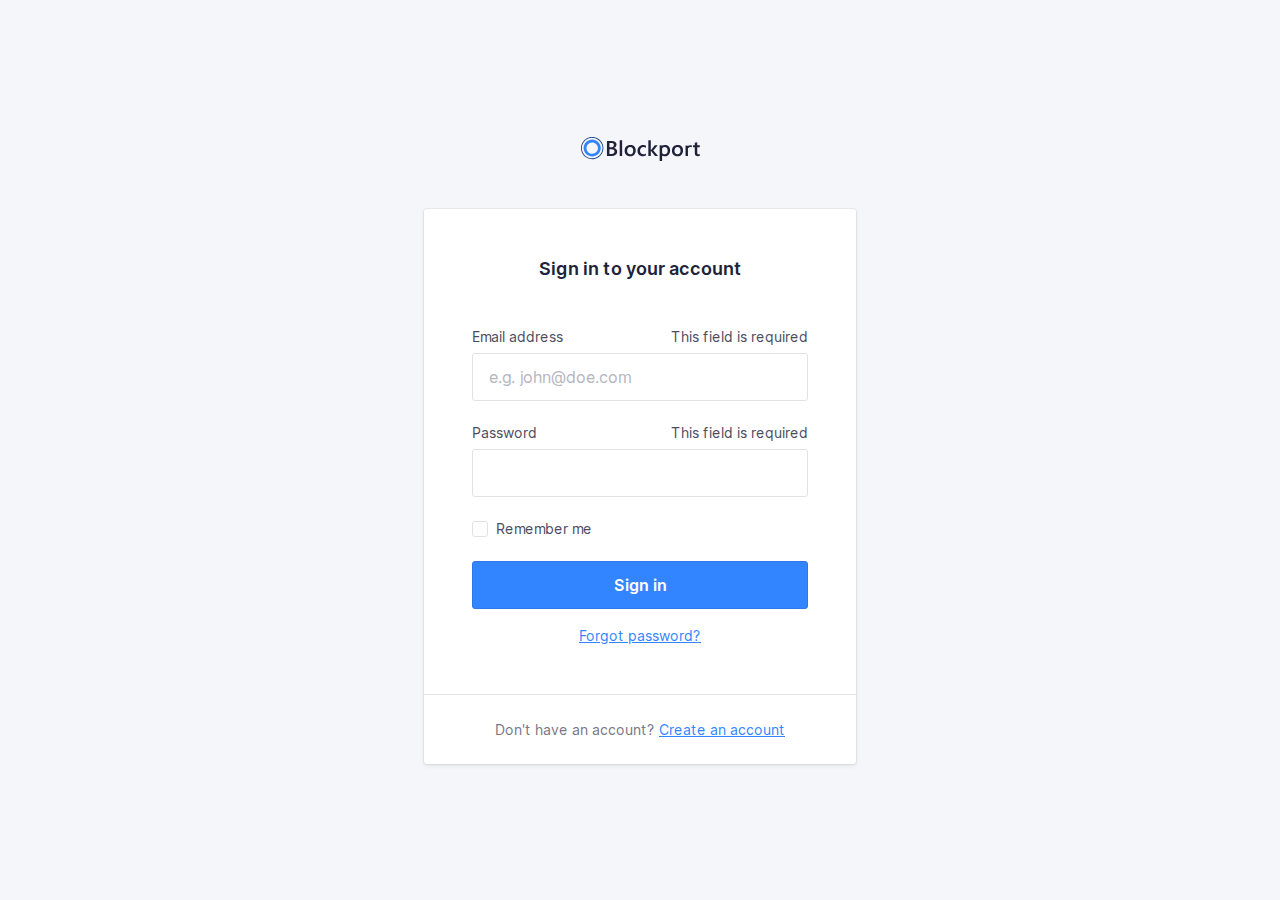
<file: index.html>
<!DOCTYPE html>
<html lang="en">
  <head>
    <meta charset="utf-8" />
    <meta http-equiv="x-ua-compatible" content="ie=edge" />
    <title>Blockport - Sign in</title>
    <meta name="description" content="This is my HTML5 boilerplate." />
    <meta name="viewport" content="width=device-width, initial-scale=1.0" />
    <meta name="msapplication-TileColor" content="#3385FF" />
    <meta name="theme-color" content="#3385FF" />

    <link rel="apple-touch-icon" sizes="180x180" href="apple-touch-icon.png" />
    <link rel="icon" type="image/png" sizes="32x32" href="favicon-32x32.png" />
    <link rel="icon" type="image/png" sizes="16x16" href="favicon-16x16.png" />
    <link rel="manifest" href="site.webmanifest" />
    <link rel="mask-icon" href="safari-pinned-tab.svg" color="#3385FF" />

    <link rel="stylesheet" href="css/normalize.css" />
    <link rel="stylesheet" href="css/screen.css" />

    <script src="./script/app.js"></script>
  </head>
  <body>
    <section class="o-row o-row--lg o-row--login">
      <div class="o-container u-max-width-xs">
        <h1 class="c-logo">
          <svg
            class="c-logo__symbol"
            viewBox="0 0 119 24"
            xmlns="http://www.w3.org/2000/svg"
          >
            <path
              class="c-logo__path c-logo__path--1"
              d="M25.9496128,18.9917356 L25.9496128,4.04231406 L30.7396633,4.04231406 C32.19945,4.04231406 33.3560606,4.35834712 34.2094949,4.99041321 C35.0252057,5.55089835 35.5052521,6.4769114 35.4896465,7.4598347 C35.5056187,8.25676883 35.2485893,9.03557965 34.7604209,9.6694215 C34.2511175,10.3119823 33.5500641,10.7791057 32.7570539,11.0042975 L32.7570539,11.0459504 C33.6957957,11.1207168 34.5764055,11.5260387 35.2392256,12.1884297 C35.8602694,12.8310744 36.1707912,13.6667769 36.1707912,14.6955372 C36.1979832,15.9155062 35.6268682,17.0730015 34.6382155,17.8016529 C33.6205051,18.5950413 32.3363468,18.9917356 30.7857407,18.9917356 L25.9496128,18.9917356 Z M41.1511616,18.9918689 L38.6990404,18.9918689 L38.6990404,3.18727869 L41.1511616,3.18727869 L41.1511616,18.9918689 Z M49.1105387,19.2396694 C47.4477441,19.2396694 46.1195118,18.741157 45.1258418,17.7441322 C44.1321717,16.7471074 43.6360046,15.4247934 43.6373401,13.7771901 C43.6373401,11.9841322 44.1548767,10.5838017 45.1899495,9.57619833 C46.2250223,8.56859504 47.6200337,8.06479338 49.3749832,8.06479338 C51.0591469,8.06479338 52.3720202,8.55471073 53.3136027,9.53454547 C54.2551852,10.5143802 54.7226376,11.8730579 54.7159596,13.6105785 C54.7159596,15.313719 54.2091077,16.677686 53.195404,17.7024794 C52.1817003,18.7272727 50.8200787,19.2396694 49.1105387,19.2396694 Z M64.9231145,18.4998347 C63.986548,19.011405 62.9292595,19.2667693 61.8599663,19.2396694 C60.2572727,19.2396694 58.9657689,18.7444628 57.9854545,17.7540496 C57.0051402,16.7636364 56.5136477,15.4796694 56.5109764,13.9021488 C56.5109764,12.1434711 57.0385299,10.7312397 58.0936364,9.66545453 C59.1487429,8.59966942 60.5611166,8.0661157 62.3307576,8.06479338 C63.2258904,8.04636779 64.1144193,8.22027864 64.9351347,8.57454547 L64.9351347,10.8277686 C64.2490961,10.2941313 63.4035149,10.0011171 62.5310943,9.99471073 C61.5738178,9.96365776 60.6492491,10.3415166 59.9928283,11.0320661 C59.3330526,11.7236364 59.003165,12.6287603 59.003165,13.747438 C59.003165,14.8661157 59.3136869,15.7381818 59.9347306,16.3636364 C60.5557744,17.0023141 61.3891751,17.3216529 62.4349327,17.3216529 C63.3470917,17.3090469 64.2260005,16.9806241 64.9191077,16.3933884 L64.9191077,18.4998347 L64.9231145,18.4998347 Z M77.1256229,18.9918689 L74.0304209,18.9918689 L69.8393771,13.8605902 L69.7973064,13.8605902 L69.7973064,18.9918689 L67.3451852,18.9918689 L67.3451852,3.18727869 L69.7973064,3.18727869 L69.7973064,13.2039344 L69.8393771,13.2039344 L73.7980303,8.31462295 L76.7349663,8.31462295 L72.2814815,13.4718689 L77.1256229,18.9918689 Z M118.81569,18.8747107 C118.223016,19.1343064 117.578072,19.2557712 116.930522,19.2297521 C114.839007,19.2297521 113.793249,18.2380165 113.793249,16.2545455 L113.793249,10.2128926 L111.990219,10.2128926 L111.990219,8.31669423 L113.793249,8.31669423 L113.793249,5.84528927 L116.235354,5.15702479 L116.235354,8.31669423 L118.81569,8.31669423 L118.81569,10.2128926 L116.235354,10.2128926 L116.235354,15.5504132 C116.235354,16.1824793 116.351549,16.6340496 116.583939,16.905124 C116.81633,17.1761983 117.202312,17.3084298 117.741886,17.3018182 C118.130518,17.3099664 118.50999,17.1844984 118.81569,16.9467769 L118.81569,18.8647934 L118.81569,18.8747107 Z M109.678333,8.12826445 C110.052664,8.12904551 110.426384,8.1582218 110.796212,8.21553718 L110.796212,10.2961983 C110.392833,10.129817 109.958979,10.0480952 109.522071,10.0561983 C108.65244,10.0185786 107.815007,10.3854441 107.258266,11.0479339 C107.143588,11.1960713 107.043624,11.3548242 106.959764,11.5219835 L106.959764,18.9917356 L104.519663,18.9917356 L104.519663,8.37818184 L106.959764,8.66776859 L106.959764,8.67768594 C107.814579,8.30025824 108.742499,8.11272598 109.678333,8.12826445 Z M96.4320707,19.2396694 C94.7692761,19.2396694 93.4410438,18.741157 92.4473737,17.7441322 C91.4537037,16.7471074 90.9575366,15.4247934 90.9588721,13.7771901 C90.9588721,11.9841322 91.4764087,10.5838017 92.5114815,9.57619833 C93.5465543,8.56859504 94.9415657,8.06479338 96.6965152,8.06479338 C98.3806789,8.06479338 99.6935522,8.55471073 100.635135,9.53454547 C101.576717,10.5143802 102.04417,11.8730579 102.037492,13.6105785 C102.037492,15.313719 101.53064,16.677686 100.516936,17.7024794 C99.5032323,18.7272727 98.1416107,19.2396694 96.4320707,19.2396694 Z M87.7494781,9.53454547 C88.6883893,10.5157025 89.1578451,11.873719 89.1578451,13.608595 C89.1591806,15.3117355 88.6523287,16.6757025 87.6372896,17.7004959 C86.6222504,18.7252892 85.258625,19.2376859 83.5464141,19.2376859 C82.7065422,19.2489838 81.8737089,19.0847473 81.1023064,18.7557025 L81.1023064,23.8968595 L78.6622054,23.8968595 L78.6622054,8.31471073 L81.1023064,8.60429752 C81.9552279,8.23296681 82.8792553,8.04891403 83.8108586,8.06479338 C85.5017003,8.06479338 86.8145736,8.55471073 87.7494781,9.53454547 Z M96.5422559,9.99471073 C95.6726247,9.95709108 94.8351921,10.3239565 94.2784512,10.9864463 C93.7241864,11.6476033 93.4470539,12.5580165 93.4470539,13.7176859 C93.4470539,14.8363636 93.7275253,15.7170248 94.288468,16.3596694 C94.8529651,17.0028668 95.6823515,17.3568733 96.5422559,17.3216529 C97.5038721,17.3216529 98.2424466,17.0056198 98.7579798,16.3735537 C99.273513,15.7414876 99.5366216,14.8416529 99.5473064,13.6740496 C99.5473064,12.4998347 99.28954,11.5927273 98.7740067,10.9527273 C98.2584735,10.3127273 97.5145568,9.99338845 96.5422559,9.99471073 Z M28.4438047,6.03570248 L28.4438047,10.286281 L30.0645286,10.286281 C30.9353255,10.286281 31.6178058,10.0833058 32.1119697,9.67735538 C32.6061335,9.27140494 32.8532155,8.69619836 32.8532155,7.95173555 C32.8532155,6.67305785 31.9897643,6.03371902 30.262862,6.03371902 L28.4418013,6.03371902 L28.4438047,6.03570248 Z M28.4438047,12.2796694 L28.4438047,17.0082644 L30.5813973,17.0082644 C31.5163019,17.0082644 32.237514,16.7947108 32.7450337,16.3676033 C33.2602043,15.9259125 33.5416601,15.2742418 33.5083165,14.6003306 C33.5083165,13.0505785 32.4238271,12.2757025 30.2548485,12.2757025 L28.4518182,12.2757025 L28.4438047,12.2796694 Z M49.226734,9.99471073 C48.3571028,9.95709108 47.5196702,10.3239565 46.9629293,10.9864463 C46.4086646,11.6476033 46.131532,12.5580165 46.131532,13.7176859 C46.131532,14.8363636 46.4120034,15.7170248 46.9729461,16.3596694 C47.5370578,17.0036033 48.3664998,17.3583638 49.226734,17.3236364 C50.1883502,17.3236364 50.9269247,17.0076033 51.4424579,16.3755372 C51.9579912,15.7434711 52.2157576,14.8436364 52.2157576,13.6760331 C52.2157576,12.5018182 51.9579912,11.5947107 51.4424579,10.9547107 C50.9269247,10.3147108 50.1883502,9.99471073 49.226734,9.99471073 Z M85.8803367,16.3735537 C86.3958699,15.738843 86.6543043,14.8390083 86.6556397,13.6740496 C86.6556397,12.4985124 86.3978733,11.591405 85.8823401,10.9527273 C85.3668068,10.3140496 84.6282323,9.99471073 83.6666162,9.99471073 C82.796985,9.95709108 81.9595523,10.3239565 81.4028114,10.9864463 C81.2895823,11.124335 81.1896456,11.2724196 81.1043098,11.4287603 L81.1043098,15.9153719 C81.6149937,16.8312057 82.6094895,17.3774459 83.6646128,17.3216529 C84.626229,17.3216529 85.3648035,17.0056198 85.8803367,16.3735537 Z"
            ></path>
            <path
              class="c-logo__path c-logo__path--2"
              d="M11.1988215,19.5867769 C7.72899435,19.5891833 4.59940205,17.5218316 3.26949789,14.3488101 C1.93959376,11.1757885 2.67130845,7.5220381 5.12341434,5.09144786 C7.57552021,2.66085764 11.2650639,1.93214337 14.4714645,3.24513351 C17.6778651,4.55812363 19.7696074,7.65421885 19.771229,11.0895868 C19.7679239,15.7772288 15.9334776,19.5780304 11.1988215,19.5867769 Z M11.1988215,5.38314051 C8.86509736,5.38073339 6.75988968,6.77093308 5.86550131,8.90506387 C4.97111293,11.0391947 5.46382249,13.496632 7.11372873,15.1307206 C8.76363496,16.7648092 11.2455511,17.2534798 13.4013998,16.3687158 C15.5572486,15.4839518 16.962125,13.4001349 16.9605051,11.0895868 C16.9572,7.93949107 14.3805102,5.38572999 11.1988215,5.37917355 L11.1988215,5.38314051 Z"
            ></path>
            <path
              class="c-logo__path c-logo__path--3"
              d="M21.2917845,15.8796694 C21.3118182,15.8380165 21.3358586,15.8023141 21.3558923,15.7606612 C22.6443671,13.0744887 22.7786498,9.98607785 21.7280964,7.20021549 C20.6775431,4.41435317 18.5317957,2.16875244 15.7805219,0.975867769 L15.7805219,0.96 C15.6683333,0.910413222 15.5541414,0.874710744 15.4419529,0.82909091 C15.2937037,0.767603308 15.1434512,0.710082645 14.9931987,0.656528927 C14.792862,0.583140496 14.5925253,0.517685949 14.378165,0.458181816 C14.2319192,0.414545453 14.0856734,0.374876033 13.9394276,0.337190082 C13.7203928,0.281652893 13.501358,0.23338843 13.2823232,0.192396694 C13.1480976,0.16661157 13.0138721,0.144793388 12.8816498,0.124958678 C12.6546016,0.0905785125 12.4275533,0.0634710744 12.2005051,0.0436363637 C12.0762963,0.0337190082 11.9500842,0.0238016529 11.8258754,0.0178512397 C11.5881425,0.00462809917 11.3510774,-0.000661157024 11.1146801,0.00198347107 C10.988468,0.00198347107 10.8622559,0.00198347107 10.7380471,0.0119008265 C10.5076599,0.0218181818 10.2792761,0.0376859504 10.0528956,0.0614876034 C9.9146633,0.0753719009 9.77843434,0.0932231406 9.64220539,0.113057851 C9.44186869,0.142809918 9.22350168,0.176528926 9.01715488,0.218181818 C8.86089226,0.249917356 8.70462963,0.283636364 8.548367,0.321322314 C8.39210438,0.359008265 8.18575758,0.412561983 8.00745791,0.466115701 C7.82915825,0.519669423 7.65286195,0.577190081 7.47656566,0.638677688 C7.30026936,0.70016529 7.17405724,0.747768594 7.02580808,0.807272727 C6.82547138,0.884628098 6.63715488,0.969917355 6.44483165,1.05719008 C6.31861953,1.11471074 6.19441077,1.17421488 6.07220539,1.23768595 C5.87186869,1.34082644 5.67153199,1.45190082 5.47119529,1.56694215 C5.36301347,1.63041322 5.25683502,1.69586777 5.15065657,1.76528926 C4.95165543,1.89752066 4.75666107,2.02975207 4.5656734,2.16198347 C4.46416949,2.23603306 4.36400114,2.31140496 4.26516835,2.38809918 C4.07952302,2.52958678 3.89721661,2.67834711 3.71824916,2.83438017 C3.61607744,2.92363636 3.51791246,3.0168595 3.41774411,3.11008265 C3.25747475,3.26347108 3.10121212,3.42214876 2.94895623,3.5861157 C2.84678451,3.69719008 2.74861953,3.81024794 2.64845118,3.92528926 C2.51021886,4.08793389 2.37599327,4.25454547 2.24777778,4.42512397 C2.15161616,4.55206611 2.05946128,4.68099175 1.96930976,4.82181816 C1.90119529,4.92099175 1.82506734,5.0201653 1.75895623,5.11537188 C1.69284512,5.2105785 1.65878788,5.29190081 1.60670034,5.37917355 C1.53457912,5.49818184 1.46446128,5.61917355 1.40636364,5.74214876 C1.28415825,5.96231406 1.16796296,6.18446282 1.06178451,6.40859504 C1.02372054,6.44826445 0.995673401,6.49586778 0.981649832,6.54148761 C0.967626263,6.58710744 0.939579125,6.65454547 0.915538721,6.71008265 C0.808692479,6.95471075 0.711863077,7.20132232 0.625050505,7.44991735 C0.588989899,7.55438018 0.55426487,7.65884298 0.520875421,7.76330577 C0.444747475,8.00528927 0.377968575,8.24793388 0.320538721,8.49123966 C0.291156005,8.61157023 0.263776655,8.73190084 0.238400673,8.85223141 C0.191655443,9.07966942 0.152255892,9.30710742 0.12020202,9.53454547 C0.10016835,9.67338842 0.0821380471,9.81024795 0.0681144781,9.9490909 C0.0460774411,10.1613223 0.0320538721,10.3715703 0.022037037,10.5838017 C0.022037037,10.7365289 0.010016835,10.8872727 0.010016835,11.04 C0.010016835,11.2383471 0.010016835,11.4366942 0.026043771,11.6350413 C0.026043771,11.7917356 0.0440740741,11.9484297 0.0580976431,12.105124 C0.0761279461,12.3034711 0.104175084,12.5018182 0.132222222,12.7001653 C0.146245791,12.8429752 0.18030303,13.0036364 0.2003367,13.1543802 C0.238400673,13.3527273 0.286481481,13.5510744 0.336565657,13.7494215 C0.380639731,13.8961983 0.406683502,14.0330579 0.446750842,14.1758678 C0.506851852,14.3742149 0.576969697,14.5844628 0.647087542,14.7867769 C0.693164983,14.9157025 0.739242424,15.0446281 0.789326599,15.1715703 C0.871464646,15.3699174 0.963619529,15.5801653 1.05777778,15.7804959 C1.11387205,15.8995041 1.16996633,16.0185124 1.23006734,16.1355372 C1.33223906,16.3338843 1.44242424,16.5322314 1.55461279,16.7166942 C1.62473064,16.8357025 1.69484848,16.9527273 1.76897306,17.0677686 C1.88316498,17.2442975 2.00537037,17.4168595 2.12957912,17.587438 C2.21973064,17.7123967 2.31188552,17.8353719 2.40804714,17.9563636 C2.50420875,18.0773554 2.65646465,18.2519008 2.78468013,18.3966942 C2.91289562,18.5414876 3.02308081,18.6644628 3.14929293,18.7933884 C3.27550505,18.9223141 3.3876936,19.027438 3.51190236,19.1424794 C3.63611111,19.2575206 3.81841751,19.4241322 3.98069024,19.5590082 C4.09287879,19.6522314 4.20907407,19.7434711 4.32727273,19.8327273 C4.50957912,19.9735537 4.69388889,20.1084297 4.88621212,20.2294215 C4.9362963,20.2631405 4.98037037,20.3008265 5.03045455,20.3345455 C7.52290169,21.989742 10.5859073,22.5756212 13.5217147,21.9587191 C16.4575222,21.3418171 19.0161165,19.5746694 20.6146465,17.0598347 L20.6266667,17.0598347 C20.6647306,17.0003306 20.6947811,16.9368595 20.7328451,16.8753719 C20.8149832,16.7424794 20.8911111,16.6036364 20.9692424,16.4647934 C21.0854377,16.2763636 21.1936195,16.08 21.2917845,15.8796694 Z M6.96771044,20.4198347 C6.40765296,20.1694737 5.87129224,19.8701033 5.36501684,19.5252893 C5.18671717,19.4042975 5.01442761,19.2773554 4.84614478,19.1464463 C4.73996633,19.065124 4.63378788,18.9818182 4.53161616,18.8965289 C4.38136364,18.7715703 4.23912458,18.6406612 4.09888889,18.5097521 C3.9586532,18.378843 3.87451178,18.2995041 3.76632997,18.1884297 C3.65814815,18.0773554 3.53794613,17.9444628 3.42976431,17.8214876 C3.32158249,17.6985124 3.19737374,17.5557025 3.08718855,17.4247934 C2.97700337,17.2938843 2.91489899,17.1986777 2.83075758,17.0836364 C2.71656566,16.9249587 2.60237374,16.766281 2.49819865,16.6036364 C2.43008418,16.4965289 2.36597643,16.3894215 2.29786195,16.2803306 C2.19368687,16.1038017 2.09752525,15.9252893 1.9973569,15.7447934 C1.94126263,15.6376859 1.89117845,15.528595 1.83909091,15.4195041 C1.7609596,15.2231405 1.67681818,15.0386777 1.60069024,14.8482644 C1.55461279,14.7332231 1.51454545,14.6161983 1.47247475,14.501157 C1.40436027,14.3127273 1.34025253,14.1242975 1.28415825,13.9319008 C1.24609428,13.8029752 1.2140404,13.6760331 1.18198653,13.5490909 C1.13590909,13.3626446 1.09183502,13.1761983 1.05577441,12.9897521 C1.02973064,12.8429752 1.0076936,12.7140496 0.981649832,12.5771901 C0.953602694,12.3927273 0.92956229,12.2082644 0.911531987,12.0218182 C0.897508418,11.8809918 0.889494949,11.7401653 0.881481481,11.5993388 C0.881481481,11.4109091 0.865454545,11.2224794 0.865454545,11.0340496 C0.865454545,10.8971901 0.865454545,10.7603306 0.877474747,10.6254545 C0.877474747,10.4271074 0.899511785,10.2287603 0.919545455,10.0304132 C0.931565657,9.90743803 0.94959596,9.78247936 0.965622896,9.65950414 C0.995673401,9.44528927 1.03173401,9.23107436 1.07580808,9.01884299 C1.09784512,8.91173555 1.12188552,8.80462812 1.14792929,8.69950414 C1.20402357,8.47074382 1.27080247,8.24330577 1.34826599,8.01719009 C1.37764871,7.9246281 1.408367,7.83206612 1.44042088,7.73950414 C1.52189113,7.50545453 1.61204265,7.2740496 1.71087542,7.04528927 C1.75094276,6.95206611 1.7910101,6.86082645 1.83508418,6.76958679 C1.93525253,6.55537188 2.03542088,6.3490909 2.15762626,6.14479338 C2.21973064,6.03570248 2.27983165,5.92661158 2.34594276,5.81752064 C2.45412458,5.63900825 2.5683165,5.46644628 2.68651515,5.29586778 C2.7686532,5.17685949 2.85279461,5.0598347 2.93893939,4.94479338 C3.06047699,4.7847934 3.18602133,4.62876031 3.31557239,4.47669423 C3.40505612,4.36826447 3.49520763,4.26710742 3.58602694,4.17322312 C3.73026936,4.01983471 3.87718294,3.86842975 4.02676768,3.71900826 C4.11491582,3.63438017 4.20506734,3.55173554 4.29722222,3.47107438 C4.46016275,3.32694215 4.62710998,3.18809917 4.79806397,3.05454545 C4.88754769,2.98446281 4.978367,2.91834711 5.07052189,2.85619835 C5.24815375,2.72396694 5.42912458,2.60099173 5.61343434,2.48727273 C5.71093152,2.42512397 5.80909651,2.36561983 5.90792929,2.30876033 C6.09090349,2.20165289 6.27654882,2.09983471 6.46486532,2.00330579 C6.57705387,1.94644628 6.69057799,1.89157025 6.80543771,1.83867769 C6.98306957,1.75669422 7.16203704,1.67933884 7.34234007,1.60661157 C7.47589785,1.55239669 7.61413018,1.50082645 7.75703704,1.45190082 C7.91864196,1.39504132 8.08225029,1.34214876 8.24786195,1.29322314 C8.41347361,1.24429752 8.57975307,1.2 8.74670034,1.16033058 C8.8896072,1.12595041 9.03318182,1.09421488 9.17742424,1.06512397 C9.36841191,1.02677686 9.56073514,0.994380165 9.75439394,0.967933885 C9.87993826,0.950743802 10.0061504,0.934876033 10.1330303,0.920330577 C10.3440516,0.899173554 10.5557407,0.883966942 10.7680976,0.874710744 L11.1126768,0.874710744 C11.3317116,0.874710744 11.5514141,0.880000001 11.7717845,0.890578513 L12.1143603,0.914380167 C12.3307239,0.932892563 12.5464197,0.958677687 12.7614478,0.991735538 C12.8829854,1.01024793 13.004523,1.0307438 13.1260606,1.05322314 C13.330404,1.09157025 13.5347475,1.13652893 13.7390909,1.18809918 C13.8713131,1.22181818 14.0035354,1.25752066 14.1397643,1.29719008 C14.3320875,1.35404959 14.523743,1.41619835 14.7147306,1.48363636 C14.8509596,1.53322314 14.9851852,1.58479339 15.115404,1.64033058 C17.755199,2.69780719 19.8336285,4.79210648 20.8551251,7.42387715 C21.8766218,10.0556478 21.7496417,12.9890377 20.5044613,15.5246281 C20.4123064,15.7229752 20.3041246,15.8975206 20.207963,16.08 C20.1378451,16.2029752 20.0697306,16.3279339 19.9956061,16.4489256 C17.2731751,20.8198837 11.7011151,22.517402 6.96771044,20.4178512 L6.96771044,20.4198347 Z"
            ></path>
          </svg>
        </h1>
        <form class="c-card" action="#">
          <div class="c-card__body">
            <h2 class="c-card__title">Sign in to your account</h2>
            <p class="c-form-field js-email-field">
              <label class="c-label" for="username">
                Email address
                <span class="c-label__error-message js-email-message"
                  >This field is required</span
                >
              </label>
              <input
                class="c-input js-email"
                type="email"
                name="username"
                id="username"
                placeholder="e.g. john@doe.com"
                required
              />
            </p>
            <p class="c-form-field js-password-field">
              <label class="c-label" for="password">
                Password
                <span class="c-label__error-message js-password-message">
                  This field is required
                </span>
              </label>
              <input
                class="c-input js-password"
                type="password"
                name="password"
                id="password"
                required
              />
            </p>
            <!-- Custom checkbox -->
            <p class="c-form-field c-form-field--option">
              <input
                class="
                  o-hide-accessible
                  c-option c-option--hidden
                  js-remember-input
                "
                type="checkbox"
                id="customRememberme"
              />
              <label
                class="
                  c-label c-label--option
                  c-custom-option
                  js-remember-label
                "
                for="customRememberme"
              >
                <span
                  class="
                    c-custom-option__fake-input
                    c-custom-option__fake-input--checkbox
                  "
                >
                  <svg
                    class="c-custom-option__symbol"
                    xmlns="http://www.w3.org/2000/svg"
                    viewBox="0 0 9 6.75"
                  >
                    <path
                      d="M4.75,9.5a1,1,0,0,1-.707-.293l-2.25-2.25A1,1,0,1,1,3.207,5.543L4.75,7.086,8.793,3.043a1,1,0,0,1,1.414,1.414l-4.75,4.75A1,1,0,0,1,4.75,9.5"
                      transform="translate(-1.5 -2.75)"
                    />
                  </svg>
                </span>
                Remember me
              </label>
            </p>
            <p class="u-mb-md">
              <!-- Button -->
              <button class="o-button-reset c-button js-sign-in-button">
                Sign in
              </button>
            </p>
            <p class="u-text-sm u-align-text-center">
              <a href="#!"> Forgot password? </a>
            </p>
          </div>
          <div class="c-card__footer">
            <p class="u-align-text-center u-text-sm u-color-neutral-dark">
              Don't have an account? <a href="#">Create an account</a>
            </p>
          </div>
        </form>
      </div>
    </section>
  </body>
</html>
</file>
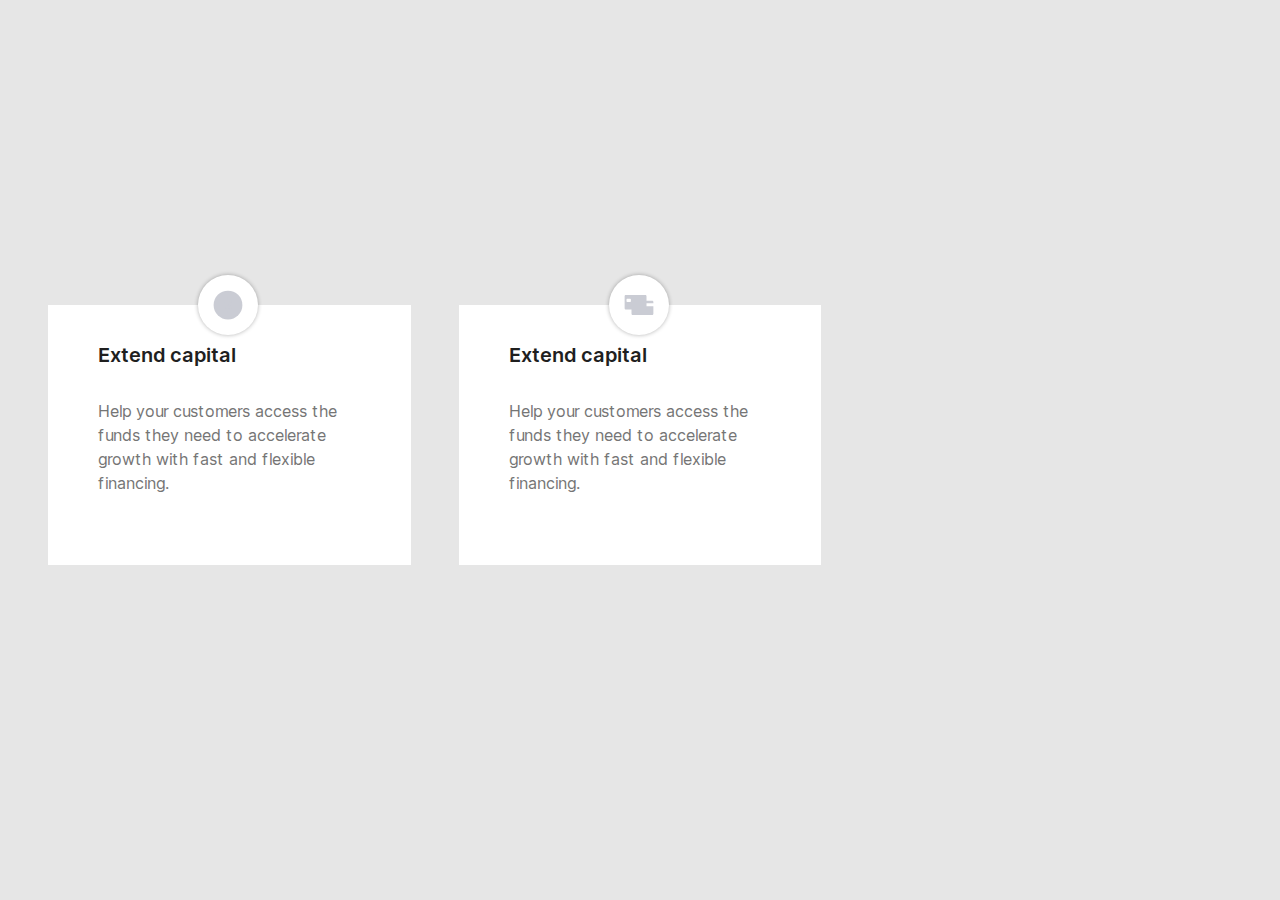
<file: cards.html>
<!DOCTYPE html>
<html lang="en">
  <head>
    <meta charset="utf-8" />
    <meta http-equiv="x-ua-compatible" content="ie=edge" />
    <title>Blockport - Sign in</title>
    <meta name="description" content="This is my HTML5 boilerplate." />
    <meta name="viewport" content="width=device-width, initial-scale=1.0" />
    <meta name="msapplication-TileColor" content="#3385FF" />
    <meta name="theme-color" content="#3385FF" />

    <link rel="apple-touch-icon" sizes="180x180" href="apple-touch-icon.png" />
    <link rel="icon" type="image/png" sizes="32x32" href="favicon-32x32.png" />
    <link rel="icon" type="image/png" sizes="16x16" href="favicon-16x16.png" />
    <link rel="manifest" href="site.webmanifest" />
    <link rel="mask-icon" href="safari-pinned-tab.svg" color="#3385FF" />

    <link rel="stylesheet" href="css/normalize.css" />
    <link rel="stylesheet" href="./css/screen.css" />
  </head>
  <body class="u-bg-grey">
    <section class="o-row o-row--lg o-row--login">
      <div class="o-container">
        <div class="o-layout o-layout--gutter-lg">
          <div class="o-layout__item u-1-of-3-bp3">
            <a href="#!" class="c-tent">
              <div class="c-tent__icon-wrapper">
                <svg
                  class="c-tent__icon c-icon"
                  xmlns="http://www.w3.org/2000/svg"
                  viewBox="0 0 48 48"
                >
                  <g fill="none" fill-rule="evenodd">
                    <circle
                      class="c-icon__path c-icon__path--color-1"
                      cx="24"
                      cy="24"
                      r="23"
                    ></circle>
                    <path
                      class="c-icon__path c-icon__path--color-2"
                      d="M23.03 36v-3.74a11.64 11.64 0 0 1-3.77-1.07v-3.07a8.36 8.36 0 0 0 4.56 1.5c1.67 0 2.82-.86 2.82-2.11 0-3.15-7.64-1.62-7.64-7.12 0-2.25 1.59-3.94 4.03-4.48V12h2.84v3.74c1.1.1 2.23.38 3.36.9v2.98a8 8 0 0 0-4.15-1.25c-1.6 0-2.72.77-2.72 1.97 0 3 7.64 1.46 7.64 7.11 0 2.33-1.62 4.1-4.13 4.66V36h-2.84z"
                    ></path>
                  </g>
                </svg>
              </div>
              <div class="c-tent__body">
                <div class="c-tent__content">
                  <h2 class="c-tent__title">Extend capital</h2>
                  <p>
                    Help your customers access the funds they need to accelerate
                    growth with fast and flexible financing.
                  </p>
                </div>
                <div class="c-tent__action">Read more</div>
              </div>
            </a>
          </div>
          <div class="o-layout__item u-1-of-3-bp3">
            <a href="#!" class="c-tent">
              <div class="c-tent__icon-wrapper">
                <svg
                  class="c-tent__icon c-icon"
                  xmlns="http://www.w3.org/2000/svg"
                  viewBox="0 0 48 48"
                >
                  <g fill="none" transform="translate(1 8)">
                    <path
                      class="c-icon__path c-icon__path--color-1"
                      d="M44,32 L13,32 C11.8954305,32 11,31.1045695 11,30 L11,19.2 L33.455,19.2 L33.455,18 L46,18 L46,30 C46,31.1045695 45.1045695,32 44,32 Z M33.455,9 L44,9 C45.1045695,9 46,9.8954305 46,11 L46,13 L33.455,13 L33.455,9 Z"
                    ></path>
                    <path
                      class="c-icon__path c-icon__path--color-2"
                      d="M33,23 L2,23 C0.8954305,23 0,22.1045695 0,21 L0,2 C0,0.8954305 0.8954305,0 2,0 L33,0 C34.1045695,0 35,0.8954305 35,2 L35,21 C35,22.1045695 34.1045695,23 33,23 Z M10,7 C10,6.44771525 9.55228475,6 9,6 L4,6 C3.44771525,6 3,6.44771525 3,7 L3,10 C3,10.5522847 3.44771525,11 4,11 L9,11 C9.55228475,11 10,10.5522847 10,10 L10,7 Z"
                    ></path>
                  </g>
                </svg>
              </div>
              <div class="c-tent__body">
                <div class="c-tent__content">
                  <h2 class="c-tent__title">Extend capital</h2>
                  <p>
                    Help your customers access the funds they need to accelerate
                    growth with fast and flexible financing.
                  </p>
                </div>
                <div class="c-tent__action">Read more</div>
              </div>
            </a>
          </div>
        </div>
      </div>
    </section>
  </body>
</html>
</file>
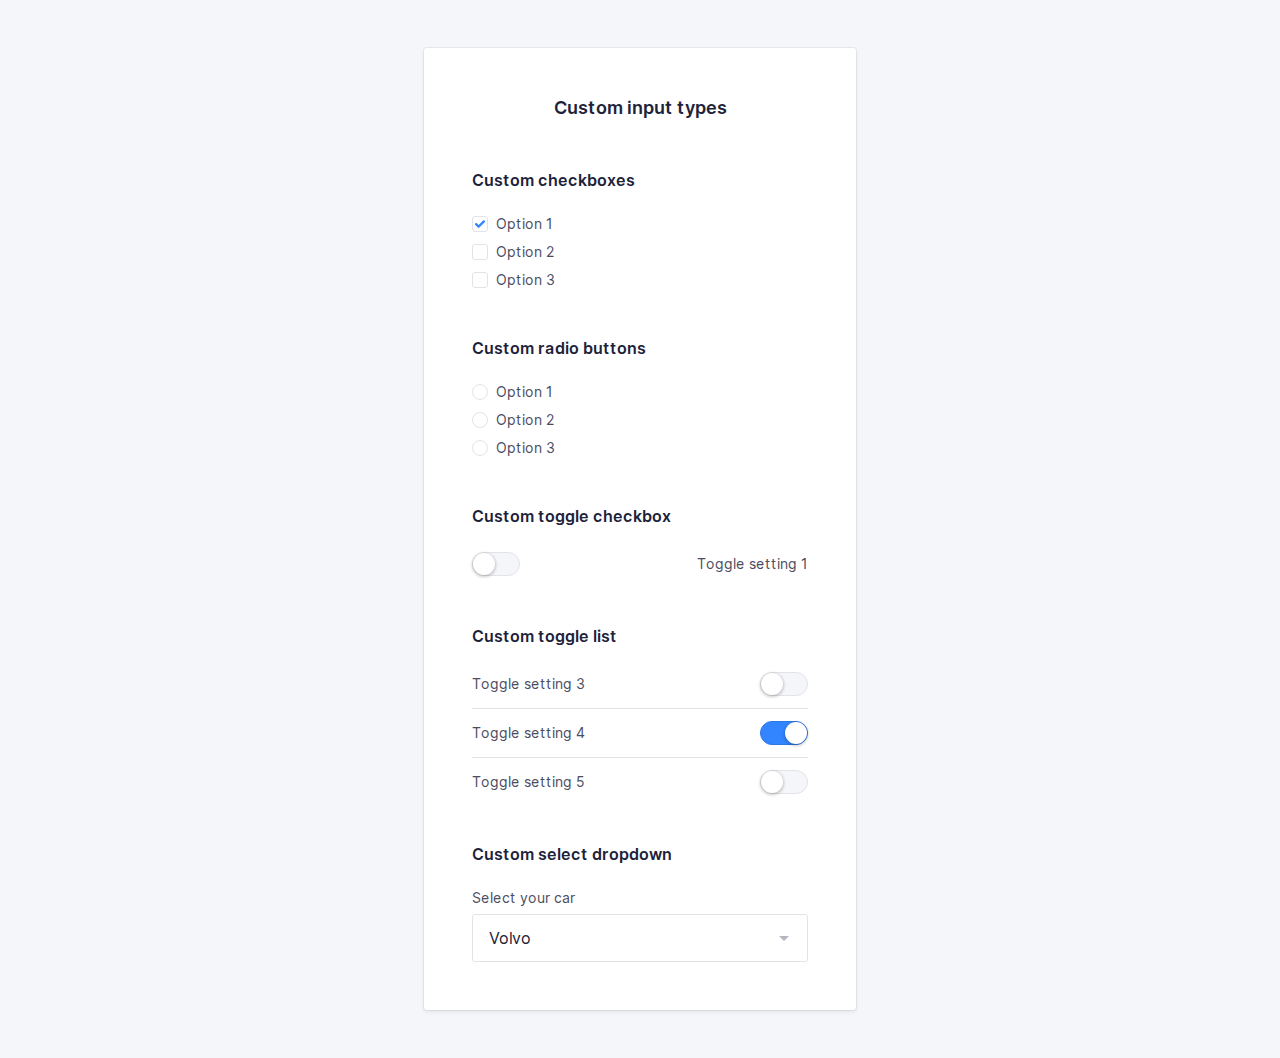
<file: inputs.html>
<!doctype html>
<html lang="en">

<head>
    <meta charset="utf-8">
    <meta http-equiv="x-ua-compatible" content="ie=edge">
    <title>Blockport - Custom input types</title>
    <meta name="description" content="This is my HTML5 boilerplate.">
    <meta name="viewport" content="width=device-width, initial-scale=1.0">
    <meta name="msapplication-TileColor" content="#3385FF">
    <meta name="theme-color" content="#3385FF">

    <link rel="apple-touch-icon" sizes="180x180" href="apple-touch-icon.png">
    <link rel="icon" type="image/png" sizes="32x32" href="favicon-32x32.png">
    <link rel="icon" type="image/png" sizes="16x16" href="favicon-16x16.png">
    <link rel="manifest" href="site.webmanifest">
    <link rel="mask-icon" href="safari-pinned-tab.svg" color="#3385FF">

    <link rel="stylesheet" href="css/normalize.css">
    <link rel="stylesheet" href="css/screen.css">
</head>

<body>
    <section class="o-row o-row--lg o-row--login o-row--beta">
        <div class="o-container u-max-width-xs">
            <form class="c-card" action="#">
                <div class="c-card__body">
                    <h2 class="c-card__title">
                        Custom input types
                    </h2>
                    <div class="o-section">
                        <!-- Custom checkboxes -->
                        <h5>
                            Custom checkboxes
                        </h5>
                        <ul class="o-list c-option-list">
                            <li class="c-form-field c-form-field--option c-option-list__item">
                                <input class="o-hide-accessible c-option c-option--hidden" type="checkbox"
                                    id="checkbox1" checked>
                                <label class="c-label c-label--option c-custom-option" for="checkbox1">
                                    <span class="c-custom-option__fake-input c-custom-option__fake-input--checkbox">
                                        <svg class="c-custom-option__symbol" xmlns="http://www.w3.org/2000/svg"
                                            viewBox="0 0 9 6.75">
                                            <path
                                                d="M4.75,9.5a1,1,0,0,1-.707-.293l-2.25-2.25A1,1,0,1,1,3.207,5.543L4.75,7.086,8.793,3.043a1,1,0,0,1,1.414,1.414l-4.75,4.75A1,1,0,0,1,4.75,9.5"
                                                transform="translate(-1.5 -2.75)" />
                                        </svg>
                                    </span>
                                    Option 1
                                </label>
                            </li>
                            <li class="c-form-field c-form-field--option c-option-list__item">
                                <input class="o-hide-accessible c-option c-option--hidden" type="checkbox"
                                    id="checkbox2">
                                <label class="c-label c-label--option c-custom-option" for="checkbox2">
                                    <span class="c-custom-option__fake-input c-custom-option__fake-input--checkbox">
                                        <svg class="c-custom-option__symbol" xmlns="http://www.w3.org/2000/svg"
                                            viewBox="0 0 9 6.75">
                                            <path
                                                d="M4.75,9.5a1,1,0,0,1-.707-.293l-2.25-2.25A1,1,0,1,1,3.207,5.543L4.75,7.086,8.793,3.043a1,1,0,0,1,1.414,1.414l-4.75,4.75A1,1,0,0,1,4.75,9.5"
                                                transform="translate(-1.5 -2.75)" />
                                        </svg>
                                    </span>
                                    Option 2
                                </label>
                            </li>
                            <li class="c-form-field c-form-field--option c-option-list__item">
                                <input class="o-hide-accessible c-option c-option--hidden" type="checkbox"
                                    id="checkbox3">
                                <label class="c-label c-label--option c-custom-option" for="checkbox3">
                                    <span class="c-custom-option__fake-input c-custom-option__fake-input--checkbox">
                                        <svg class="c-custom-option__symbol" xmlns="http://www.w3.org/2000/svg"
                                            viewBox="0 0 9 6.75">
                                            <path
                                                d="M4.75,9.5a1,1,0,0,1-.707-.293l-2.25-2.25A1,1,0,1,1,3.207,5.543L4.75,7.086,8.793,3.043a1,1,0,0,1,1.414,1.414l-4.75,4.75A1,1,0,0,1,4.75,9.5"
                                                transform="translate(-1.5 -2.75)" />
                                        </svg>
                                    </span>
                                    Option 3
                                </label>
                            </li>
                        </ul>
                    </div>
                    <div class="o-section">
                        <!-- Custom radio buttons -->
                        <h5>
                            Custom radio buttons
                        </h5>
                        <ul class="o-list c-option-list">
                            <li class="c-form-field c-form-field--option c-option-list__item">
                                <input class="o-hide-accessible c-option c-option--hidden" type="radio" name="radios"
                                    id="radio1">
                                <label class="c-label c-label--option c-custom-option" for="radio1">
                                    <span class="c-custom-option__fake-input c-custom-option__fake-input--radio">
                                        <span class="c-custom-option__symbol"></span>
                                    </span>
                                    Option 1
                                </label>
                            </li>
                            <li class="c-form-field c-form-field--option c-option-list__item">
                                <input class="o-hide-accessible c-option c-option--hidden" type="radio" name="radios"
                                    id="radio2">
                                <label class="c-label c-label--option c-custom-option" for="radio2">
                                    <span class="c-custom-option__fake-input c-custom-option__fake-input--radio">
                                        <span class="c-custom-option__symbol"></span>
                                    </span>
                                    Option 2
                                </label>
                            </li>
                            <li class="c-form-field c-form-field--option c-option-list__item">
                                <input class="o-hide-accessible c-option c-option--hidden" type="radio" name="radios"
                                    id="radio3">
                                <label class="c-label c-label--option c-custom-option" for="radio3">
                                    <span class="c-custom-option__fake-input c-custom-option__fake-input--radio">
                                        <span class="c-custom-option__symbol"></span>
                                    </span>
                                    Option 3
                                </label>
                            </li>
                        </ul>
                    </div>
                    <div class="o-section">
                        <!-- Custom toggle checkboxes -->
                        <h5>
                            Custom toggle checkbox
                        </h5>
                        <p>
                            <input class="o-hide-accessible c-option c-option--hidden" type="checkbox" id="toggle1">
                            <label class="c-label c-label--option c-custom-toggle" for="toggle1">
                                <span class="c-custom-toggle__fake-input">
                                </span>
                                Toggle setting 1
                            </label>
                        </p>
                    </div>
                    <div class="o-section">
                        <h5>
                            Custom toggle list
                        </h5>
                        <ul class="o-list c-custom-toggle-list">
                            <li class="c-custom-toggle-list__item">
                                <input class="o-hide-accessible c-option c-option--hidden" type="checkbox" id="toggle3">
                                <label class="c-label c-label--option c-custom-toggle c-custom-toggle--inverted"
                                    for="toggle3">
                                    <span class="c-custom-toggle__fake-input">
                                    </span>
                                    Toggle setting 3
                                </label>
                            </li>
                            <li class="c-custom-toggle-list__item">
                                <input class="o-hide-accessible c-option c-option--hidden" type="checkbox" id="toggle4"
                                    checked>
                                <label class="c-label c-label--option c-custom-toggle c-custom-toggle--inverted"
                                    for="toggle4">
                                    <span class="c-custom-toggle__fake-input">
                                    </span>
                                    Toggle setting 4
                                </label>
                            </li>
                            <li class="c-custom-toggle-list__item">
                                <input class="o-hide-accessible c-option c-option--hidden" type="checkbox" id="toggle5">
                                <label class="c-label c-label--option c-custom-toggle c-custom-toggle--inverted"
                                    for="toggle5">
                                    <span class="c-custom-toggle__fake-input">
                                    </span>
                                    Toggle setting 5
                                </label>
                            </li>
                        </ul>
                    </div>
                    <div class="o-section">
                        <!-- Custom select -->
                        <h5>
                            Custom select dropdown
                        </h5>
                        <p class="c-form-field">
                            <label class="c-label" for="select1">
                                Select your car
                            </label>
                            <span class="c-custom-select">
                                <select class="c-input c-custom-select__input" class="" name="select1" id="select1">
                                    <option value="volvo">Volvo</option>
                                    <option value="saab">Saab</option>
                                    <option value="mercedes">Mercedes</option>
                                    <option value="audi">Audi</option>
                                </select>
                                <svg class="c-custom-select__symbol" xmlns="http://www.w3.org/2000/svg"
                                    viewBox="0 0 24 24">
                                    <path d="M7,10l5,5,5-5Z" />
                                </svg>
                            </span>
                        </p>
                    </div>
                </div>
            </form>
        </div>
    </section>
</body>

</html>
</file>
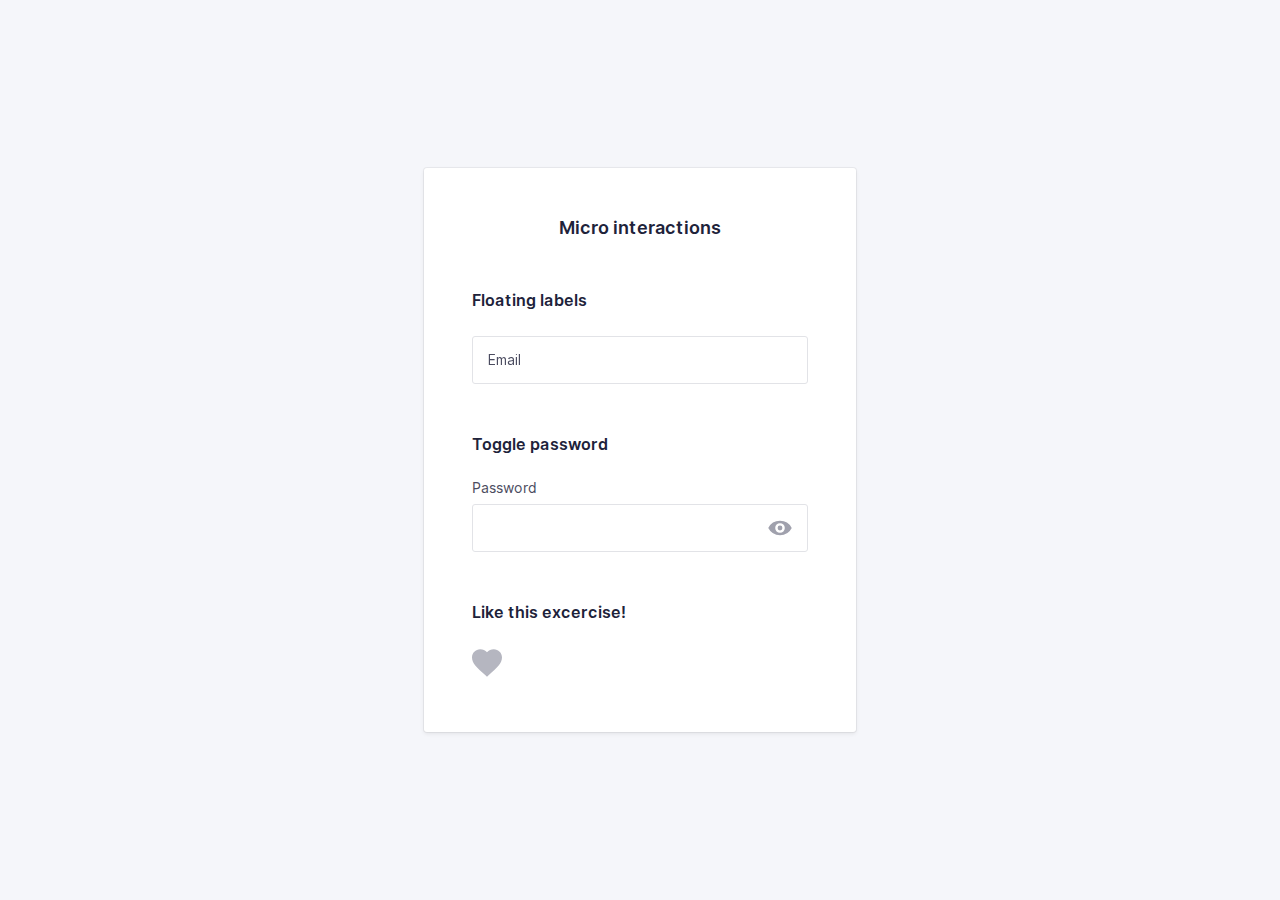
<file: interactions.html>
<!DOCTYPE html>
<html lang="en">
  <head>
    <meta charset="utf-8" />
    <meta http-equiv="x-ua-compatible" content="ie=edge" />
    <title>Blockport - Custom input types</title>
    <meta name="description" content="This is my HTML5 boilerplate." />
    <meta name="viewport" content="width=device-width, initial-scale=1.0" />
    <meta name="msapplication-TileColor" content="#3385FF" />
    <meta name="theme-color" content="#3385FF" />

    <link rel="apple-touch-icon" sizes="180x180" href="apple-touch-icon.png" />
    <link rel="icon" type="image/png" sizes="32x32" href="favicon-32x32.png" />
    <link rel="icon" type="image/png" sizes="16x16" href="favicon-16x16.png" />
    <link rel="manifest" href="site.webmanifest" />
    <link rel="mask-icon" href="safari-pinned-tab.svg" color="#3385FF" />

    <link rel="stylesheet" href="css/normalize.css" />
    <link rel="stylesheet" href="css/screen.css" />
    <script src="./script/app.js"></script>
  </head>
  <body>
    <section class="o-row o-row--lg o-row--login o-row--beta">
      <div class="o-container u-max-width-xs">
        <form class="c-card" action="#">
          <div class="c-card__body">
            <h2 class="c-card__title">Micro interactions</h2>
            <div class="o-section">
              <h5>Floating labels</h5>
              <p class="c-form-field js-email-field c-form-field-relative">
                <label
                  class="
                    c-label c-label-absolute c-label-floating
                    js-email-label
                  "
                  for="username"
                >
                  Email
                </label>
                <input
                  class="c-input js-email"
                  type="email"
                  name="username"
                  id="username"
                  required
                />
              </p>
            </div>
            <div class="o-section">
              <h5>Toggle password</h5>
              <p class="c-form-field js-email-field">
                <label class="c-label" for="password"> Password </label>
                <span class="c-toggle-password-container">
                  <input
                    class="c-input js-password"
                    type="password"
                    name="password"
                    id="password"
                    required
                  />
                  <span class="c-toggle-password">
                    <input
                      class="
                        o-hide-accessible
                        c-toggle-password__checkbox
                        js-toggle-password
                      "
                      type="checkbox"
                      id="togglePassword"
                    />
                    <label
                      class="c-toggle-password__label"
                      for="togglePassword"
                    >
                      <svg
                        class="
                          c-toggle-password__icon c-toggle-password__icon--hide
                        "
                        xmlns="http://www.w3.org/2000/svg"
                        viewBox="0 0 20 20"
                      >
                        <path
                          d="M19.009,73.18l-1.77,1.78a3.908,3.908,0,0,0-1.037-.137,4,4,0,0,0-3.857,5.065l-.007-.028-2.76,2.75A11.106,11.106,0,0,1,6.4,78.82,11.014,11.014,0,0,1,19.076,73.2L19,73.18Zm3.8,1.85a11.163,11.163,0,0,1,3.2,3.79,11.014,11.014,0,0,1-12.7,5.622l.077.018,1.77-1.78a3.907,3.907,0,0,0,1.037.137,4,4,0,0,0,3.857-5.065l.007.028,2.76-2.75Zm-.25-3.99,1.42,1.42L9.839,86.6l-1.42-1.42Z"
                          transform="translate(-6.199 -68.82)"
                        />
                      </svg>
                      <svg
                        class="
                          c-toggle-password__icon c-toggle-password__icon--show
                        "
                        xmlns="http://www.w3.org/2000/svg"
                        viewBox="0 0 20 20"
                      >
                        <path
                          d="M6.4,133.876a11,11,0,0,1,19.571-.061l.029.061a11,11,0,0,1-19.571.061l-.029-.061Zm9.8,4a4,4,0,1,0,0-8h0a4,4,0,0,0,0,8Zm0-2a2,2,0,0,1,0-4h0a2,2,0,1,1,0,4Z"
                          transform="translate(-6.2 -123.876)"
                        />
                      </svg>
                      <span class="o-hide-accessible"> Show password </span>
                    </label>
                  </span>
                </span>
              </p>
            </div>
            <div class="o-section">
              <h5>Like this excercise!</h5>
              <p>
                <input
                  class="c-input-likebutton"
                  id="likebutton"
                  type="checkbox"
                />
                <label class="c-label-likebutton" for="likebutton">
                  <svg
                    class="c-like__symbol"
                    xmlns="http://www.w3.org/2000/svg"
                    xmlns:xlink="http://www.w3.org/1999/xlink"
                    version="1.1"
                    id="Capa_1"
                    x="0px"
                    y="0px"
                    viewBox="0 0 510 510"
                    style="enable-background: new 0 0 510 510"
                    xml:space="preserve"
                  >
                    <path
                      d="M255,489.6l-35.7-35.7C86.7,336.6,0,257.55,0,160.65C0,81.6,61.2,20.4,140.25,20.4c43.35,0,86.7,20.4,114.75,53.55 C283.05,40.8,326.4,20.4,369.75,20.4C448.8,20.4,510,81.6,510,160.65c0,96.9-86.7,175.95-219.3,293.25L255,489.6z"
                    ></path>
                  </svg>
                </label>
              </p>
            </div>
          </div>
        </form>
      </div>
    </section>
  </body>
</html>
</file>
<file: css/screen.css>
/*------------------------------------*\
#FONTS
\*------------------------------------*/

@font-face {
  font-family: "Inter Web";
  font-weight: 400;
  src: url("../fonts/Inter-Regular.woff2") format("woff2");
}

@font-face {
  font-family: "Inter Web";
  font-weight: 600;
  src: url("../fonts/Inter-SemiBold.woff2") format("woff2");
}

/*------------------------------------*\
#Variables
\*------------------------------------*/

:root {
  /* Global colors */
  --global-color-alpha-light: #4f95ff;
  --global-color-alpha: #3385ff;
  --global-color-alpha-dark: #2e77e6;
  --global-color-alpha-x-dark: #1b4186;
  --global-color-alpha-transparent: #3385ffbf;
  --global-color-alpha-x-transparent: #3385ff4d;

  --global-color-neutral-xxxx-light: #f5f6fa;
  --global-color-neutral-xxx-light: #e2e3e7;
  --global-color-neutral-xx-light: #caccd4;
  --global-color-neutral-x-light: #b5b6c0;
  --global-color-neutral-light: #a0a1ad;
  --global-color-neutral: #8b8c9a;
  --global-color-neutral-dark: #757787;
  --global-color-neutral-x-dark: #606274;
  --global-color-neutral-xx-dark: #4b4c60;
  --global-color-neutral-xxx-dark: #35374d;
  --global-color-neutral-xxxx-dark: #20223a;

  --global-color-like: #d80027;

  /* global page settings */
  --global-html-color: var(--global-color-neutral-xxxx-dark);
  --global-html-backgroundColor: var(--global-color-neutral-xxxx-light);
  --global-selection-backgroundColor: var(--global-color-alpha);

  /* borders */
  --global-borderRadius: 3px;
  --global-borderWidth: 1px;

  /* transitions */
  --global-transitionTiming-alpha: 0.1s ease-out;

  /* Baseline settings */
  --global-baseline: 8px;
  --global-whitespace: calc(var(--global-baseline) * 3); /* = 24px */

  --global-whitespace-xs: calc(var(--global-baseline) / 2); /* = 4px */
  --global-whitespace-sm: calc(var(--global-baseline) * 1); /*  = 8px */
  --global-whitespace-md: calc(var(--global-baseline) * 2); /*  = 16px */
  --global-whitespace-lg: calc(var(--global-baseline) * 4); /*  = 32px */
  --global-whitespace-xl: calc(var(--global-whitespace) * 2); /*  = 48px */
  --global-whitespace-xxl: calc(var(--global-whitespace) * 3); /*  = 72px */

  /* forms */
  --global-placeholder-color: var(--global-color-neutral-x-light);
  --global-input-backgroundColor: White;
  --global-input-color: var(--global-color-neutral-xxxx-dark);
  --global-input-borderColor: var(--global-color-neutral-xxx-light);
  --global-input-hover-borderColor: var(--global-color-neutral-xx-light);
  --global-input-focus-borderColor: var(--global-color-alpha);
  --global-input-focus-boxShadowColor: var(--global-color-alpha-x-transparent);
  --global-input-focus-boxShadow: 0 0 0 3px
    var(--global-input-focus-boxShadowColor);
  --global-color-error: #ff3333;
  --global-input-error-borderColor: var(--global-color-error);
}

/*------------------------------------*\
#GENERIC
\*------------------------------------*/

/*
    Generic: Page
    ---
    Global page styles + universal box-sizing:
*/

html {
  background-color: var(--global-html-backgroundColor);
  color: var(--global-html-color);
  font-size: 16px;
  line-height: 1.5;
  font-family: "Inter Web", Helvetica, arial, sans-serif;
  box-sizing: border-box;
  -webkit-font-smoothing: antialiased;
  -moz-osx-font-smoothing: grayscale;
}

*,
*:before,
*:after {
  box-sizing: inherit;
}

/*
* Remove text-shadow in selection highlight:
* https://twitter.com/miketaylr/status/12228805301
*
* Customize the background color to match your design.
*/

::-moz-selection {
  background: var(--global-selection-backgroundColor);
  color: white;
  text-shadow: none;
}

::selection {
  background: var(--global-selection-backgroundColor);
  color: white;
  text-shadow: none;
}

/*------------------------------------*\
#Elements
\*------------------------------------*/

/*
Elements: Images
---
Default markup for images to make them responsive
*/

img {
  max-width: 100%;
  vertical-align: top;
}

/*
    Elements: typography
    ---
    Default markup for typographic elements
*/

h1,
h2,
h3 {
  font-weight: 600;
}

h1 {
  font-size: 36px;
  line-height: 48px;
  margin: 0 0 var(--global-whitespace);
}

h2 {
  font-size: 32px;
  line-height: 40px;
  margin: 0 0 var(--global-whitespace);
}

h3 {
  font-size: 26px;
  line-height: 32px;
  margin: 0 0 var(--global-whitespace);
}

h4,
h5,
h6 {
  font-size: 16px;
  font-weight: 600;
  line-height: 24px;
  margin: 0 0 var(--global-whitespace);
}

p,
ol,
ul,
dl,
table,
address,
figure {
  margin: 0 0 var(--global-whitespace);
}

ul,
ol {
  padding-left: var(--global-whitespace);
}

li ul,
li ol {
  margin-bottom: 0;
}

blockquote {
  font-style: normal;
  font-size: 23px;
  line-height: 32px;
  margin: 0 0 var(--global-whitespace);
}

blockquote * {
  font-size: inherit;
  line-height: inherit;
}

figcaption {
  font-weight: 400;
  font-size: 12px;
  line-height: 16px;
  margin-top: var(--global-whitespace-sm);
}

hr {
  border: 0;
  height: 1px;
  background: LightGrey;
  margin: 0 0 var(--global-whitespace);
}

a,
a:visited {
  transition: all var(--global-transitionTiming-alpha);
  color: var(--global-color-alpha);
  outline-color: var(--global-link-BoxShadowColor);
  outline-width: medium;
  outline-offset: 2px;
}

a:hover,
a:focus {
  color: var(--global-color-alpha-light);
}

a:active {
  color: var(--global-color-alpha-dark);
}

label,
input {
  display: block;
}

select {
  width: 100%;
}

input::placeholder {
  color: var(--global-placeholder-color);
}

/*------------------------------------*\
#OBJECTS
\*------------------------------------*/

/*
    Objects: Row
    ---
    Creates a horizontal row that stretches the viewport and adds padding around children
*/

.o-row {
  position: relative;
  padding: var(--global-whitespace) var(--global-whitespace) 0;
}

.o-row--login {
  min-height: 100vh;
  display: flex;
  align-items: center;
}

/* size modifiers */

.o-row--lg {
  padding-top: var(--global-whitespace-xl);
  padding-bottom: var(--global-whitespace);
}

.o-row--xl {
  padding-top: var(--global-whitespace-xxl);
  padding-bottom: var(--global-whitespace-xl);
}

@media (min-width: 768px) {
  .o-row {
    padding-left: var(--global-whitespace-xl);
    padding-right: var(--global-whitespace-xl);
  }
}

@media (min-width: 992px) {
  .o-row--xl {
    padding-top: 96px;
    padding-bottom: var(--global-whitespace-xxl);
  }
}

/*
    Objects: Container
    ---
    Creates a horizontal container that sets de global max-width
*/

.o-container {
  margin-left: auto;
  margin-right: auto;
  max-width: 79.5em; /* 79.5 * 16px = 1272 */
  width: 100%;
}

/*
    Objects: section
    ---
    Creates vertical whitespace between adjacent sections inside a row
*/

.o-section {
  position: relative;
}

.o-section + .o-section {
  padding-top: var(--global-whitespace);
}

@media (min-width: 768px) {
  .o-section--lg + .o-section--lg,
  .o-section--xl + .o-section--xl {
    padding-top: var(--global-whitespace-xl);
  }
}

@media (min-width: 992px) {
  .o-section--xl + .o-section--xl {
    padding-top: var(--global-whitespace-xxl);
  }
}

/*
    Objects: Layout
    ---
    The layout object provides us with a column-style layout system. This object
    contains the basic structural elements, but classes should be complemented
    with width utilities
*/

.o-layout {
  display: flex;
  flex-wrap: wrap;
}

.o-layout__item {
  width: 100%;
}

/* gutter modifiers, these affect o-layout__item too */

.o-layout--gutter {
  margin: 0 -12px;
}

.o-layout--gutter > .o-layout__item {
  padding: 0 calc(var(--global-whitespace) / 2);
}

.o-layout--gutter-sm {
  margin: 0 -6px;
}

.o-layout--gutter-sm > .o-layout__item {
  padding: 0 6px;
}

.o-layout--gutter-lg {
  margin: 0 -24px;
}

.o-layout--gutter-lg > .o-layout__item {
  padding: 0 24px;
}

.o-layout--gutter-xl {
  margin: 0 -48px;
}

.o-layout--gutter-xl > .o-layout__item {
  padding: 0 var(--global-whitespace-xl);
}

/* reverse horizontal row modifier */

.o-layout--row-reverse {
  flex-direction: row-reverse;
}

/* Horizontal alignment modifiers*/

.o-layout--justify-start {
  justify-content: flex-start;
}

.o-layout--justify-end {
  justify-content: flex-end;
}

.o-layout--justify-center {
  justify-content: center;
}

.o-layout--justify-space-around {
  justify-content: space-around;
}

.o-layout--justify-space-evenly {
  justify-content: space-evenly;
}

.o-layout--justify-space-between {
  justify-content: space-between;
}

/* Vertical alignment modifiers */

.o-layout--align-start {
  align-items: flex-start;
}

.o-layout--align-end {
  align-items: flex-end;
}

.o-layout--align-center {
  align-items: center;
}

.o-layout--align-baseline {
  align-items: baseline;
}

/* Vertical alignment modifiers that only work if there is one than one flex item */

.o-layout--align-content-start {
  align-content: start;
}

.o-layout--align-content-end {
  align-content: end;
}

.o-layout--align-content-center {
  align-content: center;
}

.o-layout--align-content-space-around {
  align-content: space-around;
}

.o-layout--align-content-space-between {
  align-content: space-between;
}

/*
    Objects: List
    ---
    Small reusable object to remove default list styling from lists
*/

.o-list {
  list-style: none;
  padding: 0;
}

/*
    Object: Button reset
    ---
    Small button reset object
*/

.o-button-reset {
  border: none;
  margin: 0;
  padding: 0;
  width: auto;
  overflow: visible;
  background: transparent;

  /* inherit font & color from ancestor */
  color: inherit;
  font: inherit;

  /* Normalize `line-height`. Cannot be changed from `normal` in Firefox 4+. */
  line-height: normal;

  /* Corrects font smoothing for webkit */
  -webkit-font-smoothing: inherit;
  -moz-osx-font-smoothing: inherit;

  /* Corrects inability to style clickable `input` types in iOS */
  -webkit-appearance: none;
}

/*
    Object: Hide accessible
    ---
    Accessibly hide any element
*/

.o-hide-accessible {
  position: absolute;
  width: 1px;
  height: 1px;
  padding: 0;
  margin: -1px;
  overflow: hidden;
  clip: rect(0, 0, 0, 0);
  border: 0;
}

/*------------------------------------*\
#COMPONENTS
\*------------------------------------*/

/*
    Component: Logo
    ---
    Website main logo
*/

.c-logo {
  --logo__path--1--Fill: var(--global-color-neutral-xxxx-dark);
  --logo__path--2--Fill: var(--global-color-alpha);
  --logo__path--3--Fill: var(--global-color-alpha-x-dark);
  height: var(--global-whitespace);
  display: flex;
  align-items: center;
  justify-content: center;
  margin-bottom: var(--global-whitespace-xl);
}

.c-logo__symbol {
  height: 100%;
}

.c-logo__path--1 {
  fill: var(--logo__path--1--Fill);
}

.c-logo__path--2 {
  fill: var(--logo__path--2--Fill);
}

.c-logo__path--3 {
  fill: var(--logo__path--3--Fill);
}

/*
    Component: Card
    ---
    Card with box shadow
*/

.c-card {
  --card-backgroundColor: White;
  --card__footer-borderColor: var(--global-color-neutral-xxx-light);
  --card-borderRadius: var(--global-borderRadius);
  background-color: var(--card-backgroundColor);
  margin-bottom: var(--global-whitespace);
  border-radius: var(--card-borderRadius);
  box-shadow: 0 0 0 1px rgba(0, 0, 0, 0.05), 0 2px 4px rgba(0, 0, 0, 0.075);
  overflow: hidden;
}

/* Add padding to child for more flexibility */
.c-card__body,
.c-card__footer {
  padding: var(--global-whitespace) var(--global-whitespace) 0;
  overflow: auto; /* Fix margin collapse */
}

.c-card__footer {
  text-align: center;
  border-top: 1px solid var(--card__footer-borderColor);
}

.c-card__title {
  text-align: center;
  font-size: 18px;
  line-height: var(--global-whitespace);
  font-weight: 600;
}

@media (min-width: 27em) {
  .c-card__body {
    padding: var(--global-whitespace-xl) var(--global-whitespace-xl)
      var(--global-whitespace);
  }

  .c-card__title {
    margin-bottom: var(--global-whitespace-xl);
  }
}

/*
    Component: Forms
    ---
    Everything form related here
*/
.c-form-field-relative {
  position: relative;
}

.c-form-field--option {
  display: flex;
  align-items: center;
}

/*
    Component: Input
    ---
    Class to put on all input="text" like form inputs
*/

.c-input {
  -webkit-appearance: none;
  -moz-appearance: none;
  appearance: none;
  width: 100%;
  border: 1px solid var(--global-input-borderColor);
  /* border: 1px solid var(--global-color-neutral-xxx-light); */
  border-radius: var(--global-borderRadius);
  background-color: var(--global-input-backgroundColor);
  color: var(--global-input-color);
  font-family: inherit;
  font-size: 16px;
  line-height: calc(var(--global-baseline) * 3);
  padding: calc(var(--global-baseline) * 1.5 - var(--global-borderWidth))
    var(--global-whitespace-md);
  outline: none;
  transition: border var(--global-transition-timing-alpha),
    box-shadow var(--global-transition-timing-alpha);
  border: var(--global-borderWidth) solid
    var(--input-borderColor, var(--global-input-borderColor));
}

.c-input:hover {
  border-color: var(--global-input-hover-borderColor);
}

.c-input:focus,
.c-input:active {
  border-color: var(--global-input-focus-borderColor);
  box-shadow: var(--global-input-focus-boxShadow);
}

/*
Input password with toggle checkbox on top of it needs
more padding on the right to avoid overlap
*/

.c-input--password-with-toggle {
  padding-right: 52px;
}

/* option input for checkboxes and radio buttons */

.c-option {
  margin-right: var(--global-whitespace-sm);
}

/*
    Component: Label
    ---
    Class to put on all form labels
*/

.c-label {
  /* --label-color: var(--global-color-neutral-xx-dark); */
  margin-bottom: 0;
  padding-bottom: var(--global-whitespace-sm);
  font-size: 14px;
  line-height: 16px;
  color: var(--label-color, var(--global-color-neutral-xx-dark));
  display: flex;
  justify-content: space-between;
}

.c-label-absolute {
  position: absolute;
  top: 12px;
  left: 8px;
  padding: 4px 8px;
  will-change: transform;
  transform: translateY(0);
  transition: transform 200ms ease-in-out, box-shadow 0.25s ease-in-out,
    background-color 0.25s ease-in-out;
  box-shadow: none;
  background-color: none;
}

.c-form-field:focus-within .c-label-floating {
  transform: translateY(-24px);
  box-shadow: 0 0 4px 4px rgba(255, 255, 255, 0.8);
  background-color: white;
}

.has-error {
  --label-color: var(--global-color-error);
  --input-borderColor: var(--global-input-error-borderColor);
}

.c-label--option {
  padding-bottom: 0;
}
.is-floating {
  transform: translateY(-24px);
}

/*
    Component: Button
    ---
    Class to put on form buttons or
*/

.c-button {
  --button-borderColor: var(--global-color-alpha-dark);
  --button-hover-borderColor: var(--global-color-alpha-dark);
  --button-active-borderColor: var(--global-color-alpha-dark);
  --button-focus-borderColor: var(--global-color-alpha-dark);
  --button-backgroundColor: var(--global-color-alpha);
  --button-hover-backgroundColor: var(--global-color-alpha-light);
  --button-active-backgroundColor: var(--global-color-alpha-dark);
  --button-focus-backgroundColor: var(--global-color-alpha);
  --button-focus-boxShadow: var(--global-input-focus-boxShadow);
  font-size: 16px;
  font-weight: 600;
  border-radius: var(--global-borderRadius);
  border: 1px solid var(--button-borderColor);
  background-color: var(--button-backgroundColor);
  color: #fff;
  line-height: calc(var(--global-baseline) * 3);
  padding: calc(var(--global-baseline) * 1.5 - var(--global-borderWidth))
    var(--global-whitespace-md);
  width: 100%;
  outline: none;
  box-shadow: var(--button-boxShadow, 0);
  transition: all var(--global-transitionTiming-alpha)
    var(--global-transitionEasing-out);
}

.c-button:hover {
  border-color: var(--button-hover-borderColor);
  background-color: var(--button-hover-backgroundColor);
}

.c-button:focus {
  background-color: var(--button-focus-backgroundColor);
  border-color: var(--button-focus-borderColor);
  box-shadow: var(--button-focus-boxShadow);
}

.c-button:active {
  background-color: var(--button-active-backgroundColor);
  border-color: var(--button-active-borderColor);
  box-shadow: var(--button-active-boxShadow, 0);
}

/*
    Component: Option list
*/

.c-option-list {
  margin-bottom: var(--global-whitespace);
}

.c-option-list__item {
  margin-bottom: calc(var(--global-whitespace) / 2);
}

/*
    Custom option
    ---
    Custom checkboxes & radio buttons
*/

/* Hide the actual input with the class .o-hide-accessible */

.c-custom-option {
  --custom-option__symbol-Fill: var(--global-color-alpha);
  display: flex;
  align-items: center;
}

.c-custom-option__fake-input {
  display: flex;
  align-items: center;
  justify-content: center;
  width: var(--global-whitespace-md);
  height: var(--global-whitespace-md);
  margin-right: var(--global-whitespace-sm);
  background: var(--global-input-backgroundColor);
  border: var(--global-borderWidth) solid
    var(--custom-option-borderColor, var(--global-input-borderColor));
  box-shadow: var(--custom-option-boxShadow, 0);
  transition: border var(--global-transitionTiming-alpha),
    box-shadow var(--global-transitionTiming-alpha);
}

.c-custom-option__fake-input--checkbox {
  border-radius: var(--global-borderRadius);
}

.c-custom-option__fake-input--radio {
  border-radius: 100%;
}

.c-custom-option__symbol {
  display: block;
  opacity: 0; /* Hide the symbol initially */
  transform: scale(0.5);
  transition: transform var(--global-transitionTiming-alpha),
    opacity var(--global-transitionTiming-alpha);
}

.c-custom-option__fake-input--checkbox .c-custom-option__symbol {
  width: 10px;
  height: 10px;
  fill: var(--custom-option__symbol-Fill);
}

.c-custom-option__fake-input--radio .c-custom-option__symbol {
  background-color: var(--custom-option__symbol-Fill);
  border-radius: 100%;
  width: 6px;
  height: 6px;
}

/* hover state */

.c-custom-option:hover {
  --custom-option-borderColor: var(--global-input-hover-borderColor);
}

/* focused and active state */

.c-option--hidden:focus + .c-custom-option,
.c-option--hidden:active + .c-custom-option {
  --custom-option-borderColor: var(--global-input-focus-borderColor);
  --custom-option-boxShadow: var(--global-input-focus-boxShadow);
}

/* checked state */

.c-option--hidden:checked + .c-custom-option .c-custom-option__symbol {
  opacity: 1; /* Show the symbol when the invisible checkbox/radio button is checked */
  transform: scale(1);
}

/*
    Component: Custom Toggle
    ---
    Visually change a checkbox into a toggle
*/

.c-custom-toggle-list {
  --toggle-list-borderColor: var(--global-color-neutral-xxx-light);
  margin-bottom: var(--global-whitespace);
}

.c-custom-toggle-list__item {
  margin-bottom: calc(var(--global-whitespace) / 2);
}

.c-custom-toggle-list__item + .c-custom-toggle-list__item {
  padding-top: calc(var(--global-whitespace) / 2);
  border-top: 1px solid var(--toggle-list-borderColor);
}

.c-custom-toggle {
  --toggle-backgroundColor: var(--global-color-neutral-xxxx-light);
  --toggle-checked-borderColor: var(--global-color-alpha-dark);
  --toggle-checked-backgroundColor: var(--global-color-alpha);
  --toggle-focus-boxShadow: var(--global-input-focus-boxShadow);
  --toggle__switch-backgroundColor: White;
  --toggle__switch-checked-backgroundColor: White;
  --toggle__switch-transition: all var(--global-transitionTiming-alpha);
  display: flex;
  align-items: center;
}

.c-custom-toggle--inverted {
  flex-direction: row-reverse;
  justify-content: space-between;
}

.c-custom-toggle__fake-input {
  display: block;
  height: 24px;
  width: 48px;
  margin-right: var(--global-whitespace-md);
  background-color: var(--toggle-backgroundColor);
  border-radius: 32px;
  border: var(--global-borderWidth) solid
    var(--toggle-borderColor, var(--global-input-borderColor));
  transition: all var(--global-transitionTiming-alpha);
  box-shadow: var(--toggle-boxShadow, 0);
}

.c-custom-toggle--inverted .c-custom-toggle__fake-input {
  margin-right: 0;
}

.c-custom-toggle__fake-input::after {
  position: relative;
  display: block;
  content: "";
  height: 22px;
  width: 22px;
  border-radius: 22px;
  box-shadow: 0 1px 3px 1px rgba(0, 0, 0, 0.2);
  background-color: var(--toggle__switch-backgroundColor);
  transition: var(--toggle__switch-transition);
}

/* focused and active state */

.c-option--hidden:focus-visible + .c-custom-toggle {
  --toggle-borderColor: var(--global-input-focus-borderColor);
  --toggle-boxShadow: var(--toggle-focus-boxShadow);
}

/* checked state */

.c-option--hidden:checked + .c-custom-toggle {
  --toggle-backgroundColor: var(--toggle-checked-backgroundColor);
  --toggle-borderColor: var(--toggle-checked-borderColor);
  --toggle__switch-backgroundColor: var(
    --toggle__switch-checked-backgroundColor
  );
}

.c-option--hidden:checked
  + .c-custom-toggle
  .c-custom-toggle__fake-input::after {
  transform: translate(24px, 0);
}

/* special active state */

.c-custom-toggle:active .c-custom-toggle__fake-input::after {
  width: 28px;
}

.c-option--hidden:checked
  + .c-custom-toggle:active
  .c-custom-toggle__fake-input::after {
  margin-left: -6px;
}

/*
    Component: Custom Select
    ---
    Custom select dropdown
*/

.c-custom-select {
  display: block;
  position: relative;
}

.c-custom-select__symbol {
  width: var(--global-whitespace);
  height: var(--global-whitespace);
  position: absolute;
  top: calc(var(--global-whitespace) / 2);
  right: calc(var(--global-whitespace) / 2);
  pointer-events: none;
  fill: var(--global-color-neutral-x-light);
}

/*
    Component: Password Toggle
    ---
    Password toggle custom checkbox
*/

.c-toggle-password-container {
  display: block;
  position: relative;
}

.c-toggle-password {
  display: block;
  position: absolute;
  top: 0;
  right: 0;
  bottom: 0;
}

.c-toggle-password__label {
  height: 100%;
  display: flex;
  align-items: center;
  padding: 0 var(--global-whitespace-md);
}

.c-toggle-password__icon {
  display: block;
  width: calc(var(--global-baseline) * 3);
  fill: var(--global-color-neutral-light);
}

.c-toggle-password__icon--hide {
  display: none;
}

.c-toggle-password__checkbox:checked
  + .c-toggle-password__label
  .c-toggle-password__icon--hide {
  display: block;
}

.c-toggle-password__checkbox:checked
  + .c-toggle-password__label
  .c-toggle-password__icon--show {
  display: none;
}

.c-input-likebutton {
  display: none;
}
.c-input-likebutton:checked + .c-label-likebutton .c-like__symbol {
  fill: var(--global-color-like);
  animation: rotate 0.2s normal;
}

.c-input-likebutton:active + .c-label-likebutton .c-like__symbol {
  transform: scale(0.9);
}

.c-like__symbol {
  animation: rotatereverse 0.2s normal;
  width: 30px;
  height: 30px;
  fill: var(--global-color-neutral-x-light);
  transition: all ease 0.2s;
}

@keyframes rotate {
  from {
    transform: rotate(0deg);
  }
  to {
    transform: rotate(360deg);
  }
}
@keyframes rotatereverse {
  from {
    transform: rotate(360deg);
  }
  to {
    transform: rotate(0deg);
  }
}
.c-tent__icon g {
  fill: var(--global-color-neutral-xx-light);
}
.c-tent__icon-wrapper {
  background-color: #fff;
  width: 60px;
  height: 60px;
  display: flex;
  justify-content: center;
  align-items: center;
  border-radius: 50%;
  box-shadow: 0px 0px 4px rgba(0, 0, 0, 0.3);
  z-index: 10;
  position: absolute;
  margin-left: 150px;
  margin-top: -30px;

  transition: transform 0.2s, margin 0.2s;
}
.c-tent__icon {
  width: 30px;
  height: 30px;
}
.c-tent {
  text-decoration: none;
  position: relative;
}
.c-tent p {
  margin: 0;
}

.c-tent__body {
  color: rgb(117, 117, 117);
  display: flex;
  flex-direction: column;
  justify-content: center;
}
.c-tent__action {
  opacity: 0;
  color: var(--global-color-alpha);
  padding: 15px;
  text-align: center;
  background-color: rgb(247, 247, 247);

  transition: opacity 0.2s;
}
.c-tent__content {
  background-color: #fff;
  padding: 30px 50px 70px 50px;

  transition: padding 0.2s;
}
.c-tent__title {
  font-size: 20px;
  color: rgb(31, 31, 31);
}

.c-tent:hover {
  text-decoration: none;
}
.c-tent:hover .c-tent__action {
  opacity: 1;
}
.c-tent:hover .c-tent__content {
  padding-bottom: 25px;
  padding-top: 20px;
}
.c-tent:hover .c-tent__icon-wrapper {
  transform: scale(0.85);
  margin-top: -35px;
}

/*------------------------------------*\
#UTILITIES
\*------------------------------------*/

/*
    Utilities: color
    ---
    Utility classes to put specific colors onto elements
*/

.u-color-neutral {
  color: var(--global-color-neutral);
}

.u-color-neutral-dark {
  color: var(--global-color-neutral-dark);
}

/*
    Utilities: spacing
    ---
    Utility classes to put specific margins and paddings onto elements
*/

.u-pt-clear {
  padding-top: 0 !important;
}

.u-mb-clear {
  margin-bottom: 0 !important;
}

.u-mb-xs {
  margin-bottom: 4px !important;
}

.u-mb-sm {
  margin-bottom: var(--global-whitespace-sm) !important;
}

.u-mb-md {
  margin-bottom: var(--global-whitespace-md) !important;
}

.u-mb-lg {
  margin-bottom: var(--global-whitespace-lg) !important;
}

.u-mb-xl {
  margin-bottom: var(--global-whitespace-xl) !important;
}

/*
    Utilities: max-width
    ---
    Utility classes to put specific max widths onto elements
*/

.u-max-width-xs {
  max-width: 27em !important;
}

.u-max-width-sm {
  max-width: 39em !important;
}

.u-max-width-md {
  max-width: 50em !important;
}

.u-max-width-lg {
  max-width: 63.5em !important;
}

.u-max-width-none {
  max-width: none !important;
}

/*
    Utilities: align
    ---
    Utility classes align text or components
*/

.u-align-text-center {
  text-align: center;
}

.u-align-center {
  margin: 0 auto;
}

/*
    Utilities: text
    Utility classes to create smaller or bigger test
*/

.u-text-sm {
  font-size: 14px;
}

/*
    Utility: Widths
    ---
    Utility classes to put specific widths onto elements
    Will be mostly used on o-layout__item
*/

.u-width-auto {
  width: auto !important;
}

.u-1-of-2 {
  width: 50% !important;
}

.u-1-of-3 {
  width: 33.3333333333% !important;
}

.u-2-of-3 {
  width: 66.6666666667% !important;
}

.u-1-of-4 {
  width: 25% !important;
}

.u-3-of-4 {
  width: 75% !important;
}

.u-1-of-5 {
  width: 20% !important;
}

.u-2-of-5 {
  width: 40% !important;
}

.u-3-of-5 {
  width: 60% !important;
}

.u-4-of-5 {
  width: 80% !important;
}

.u-1-of-6 {
  width: 16.6666666667% !important;
}

.u-5-of-6 {
  width: 83.3333333333% !important;
}

@media (min-width: 576px) {
  .u-1-of-2-bp1 {
    width: 50% !important;
  }
  .u-1-of-3-bp1 {
    width: 33.3333333333% !important;
  }
  .u-2-of-3-bp1 {
    width: 66.6666666667% !important;
  }
  .u-1-of-4-bp1 {
    width: 25% !important;
  }
  .u-3-of-4-bp1 {
    width: 75% !important;
  }
  .u-1-of-5-bp1 {
    width: 20% !important;
  }
  .u-2-of-5-bp1 {
    width: 40% !important;
  }
  .u-3-of-5-bp1 {
    width: 60% !important;
  }
  .u-4-of-5-bp1 {
    width: 80% !important;
  }
  .u-1-of-6-bp1 {
    width: 16.6666666667% !important;
  }
  .u-5-of-6-bp1 {
    width: 83.3333333333% !important;
  }
}

@media (min-width: 768px) {
  .u-1-of-2-bp2 {
    width: 50% !important;
  }
  .u-1-of-3-bp2 {
    width: 33.3333333333% !important;
  }
  .u-2-of-3-bp2 {
    width: 66.6666666667% !important;
  }
  .u-1-of-4-bp2 {
    width: 25% !important;
  }
  .u-3-of-4-bp2 {
    width: 75% !important;
  }
  .u-1-of-5-bp2 {
    width: 20% !important;
  }
  .u-2-of-5-bp2 {
    width: 40% !important;
  }
  .u-3-of-5-bp2 {
    width: 60% !important;
  }
  .u-4-of-5-bp2 {
    width: 80% !important;
  }
  .u-1-of-6-bp2 {
    width: 16.6666666667% !important;
  }
  .u-5-of-6-bp2 {
    width: 83.3333333333% !important;
  }
}

@media (min-width: 992px) {
  .u-1-of-2-bp3 {
    width: 50% !important;
  }
  .u-1-of-3-bp3 {
    width: 33.3333333333% !important;
  }
  .u-2-of-3-bp3 {
    width: 66.6666666667% !important;
  }
  .u-1-of-4-bp3 {
    width: 25% !important;
  }
  .u-3-of-4-bp3 {
    width: 75% !important;
  }
  .u-1-of-5-bp3 {
    width: 20% !important;
  }
  .u-2-of-5-bp3 {
    width: 40% !important;
  }
  .u-3-of-5-bp3 {
    width: 60% !important;
  }
  .u-4-of-5-bp3 {
    width: 80% !important;
  }
  .u-1-of-6-bp3 {
    width: 16.6666666667% !important;
  }
  .u-5-of-6-bp3 {
    width: 83.3333333333% !important;
  }
}

@media (min-width: 1200px) {
  .u-1-of-2-bp4 {
    width: 50% !important;
  }
  .u-1-of-3-bp4 {
    width: 33.3333333333% !important;
  }
  .u-2-of-3-bp4 {
    width: 66.6666666667% !important;
  }
  .u-1-of-4-bp4 {
    width: 25% !important;
  }
  .u-3-of-4-bp4 {
    width: 75% !important;
  }
  .u-1-of-5-bp4 {
    width: 20% !important;
  }
  .u-2-of-5-bp4 {
    width: 40% !important;
  }
  .u-3-of-5-bp4 {
    width: 60% !important;
  }
  .u-4-of-5-bp4 {
    width: 80% !important;
  }
  .u-1-of-6-bp4 {
    width: 16.6666666667% !important;
  }
  .u-5-of-6-bp4 {
    width: 83.3333333333% !important;
  }
}
.u-bg-grey {
  background-color: rgb(230, 230, 230);
}

/*------------------------------------*\
#MEDIA
\*------------------------------------*/

/*
    Media Queries
    ---
    EXAMPLE Media Queries for Responsive Design.
    These examples override the primary ('mobile first') styles.
    USE THEM INLINE!
*/

/* Extra small devices (portrait phones, less than 576px)
No media query since this is the default in mobile first design
*/

/* Small devices (landscape phones, 576px and up)
@media (min-width: 576px) {}
*/

/* Medium devices (tablets, 768px and up)
@media (min-width: 768px) {}
*/

/* Large devices (landscape tablets, desktops, 992px and up)
@media (min-width: 992px) {}
*/

/* Extra large devices (large desktops, 1200px and up)
@media (min-width: 1200px) {}
*/

/*
    Print styles.
    ---
    Inlined to avoid the additional HTTP request:
    http://www.phpied.com/delay-loading-your-print-css/
*/

@media print {
  *,
  *:before,
  *:after {
    background: transparent !important;
    color: #000 !important;
    /* Black prints faster:
        http://www.sanbeiji.com/archives/953 */
    box-shadow: none !important;
    text-shadow: none !important;
  }
  a,
  a:visited {
    text-decoration: underline;
  }
  a[href]:after {
    content: " (" attr(href) ")";
  }
  abbr[title]:after {
    content: " (" attr(title) ")";
  }
  /*
    * Don't show links that are fragment identifiers,
    * or use the `javascript:` pseudo protocol
    */
  a[href^="#"]:after,
  a[href^="javascript:"]:after {
    content: "";
  }
  pre {
    white-space: pre-wrap !important;
  }
  pre,
  blockquote {
    border: 1px solid #999;
    page-break-inside: avoid;
  }
  /*
    * Printing Tables:
    * http://css-discuss.incutio.com/wiki/Printing_Tables
    */
  thead {
    display: table-header-group;
  }
  tr,
  img {
    page-break-inside: avoid;
  }
  p,
  h2,
  h3 {
    orphans: 3;
    widows: 3;
  }
  h2,
  h3 {
    page-break-after: avoid;
  }
}
</file>
